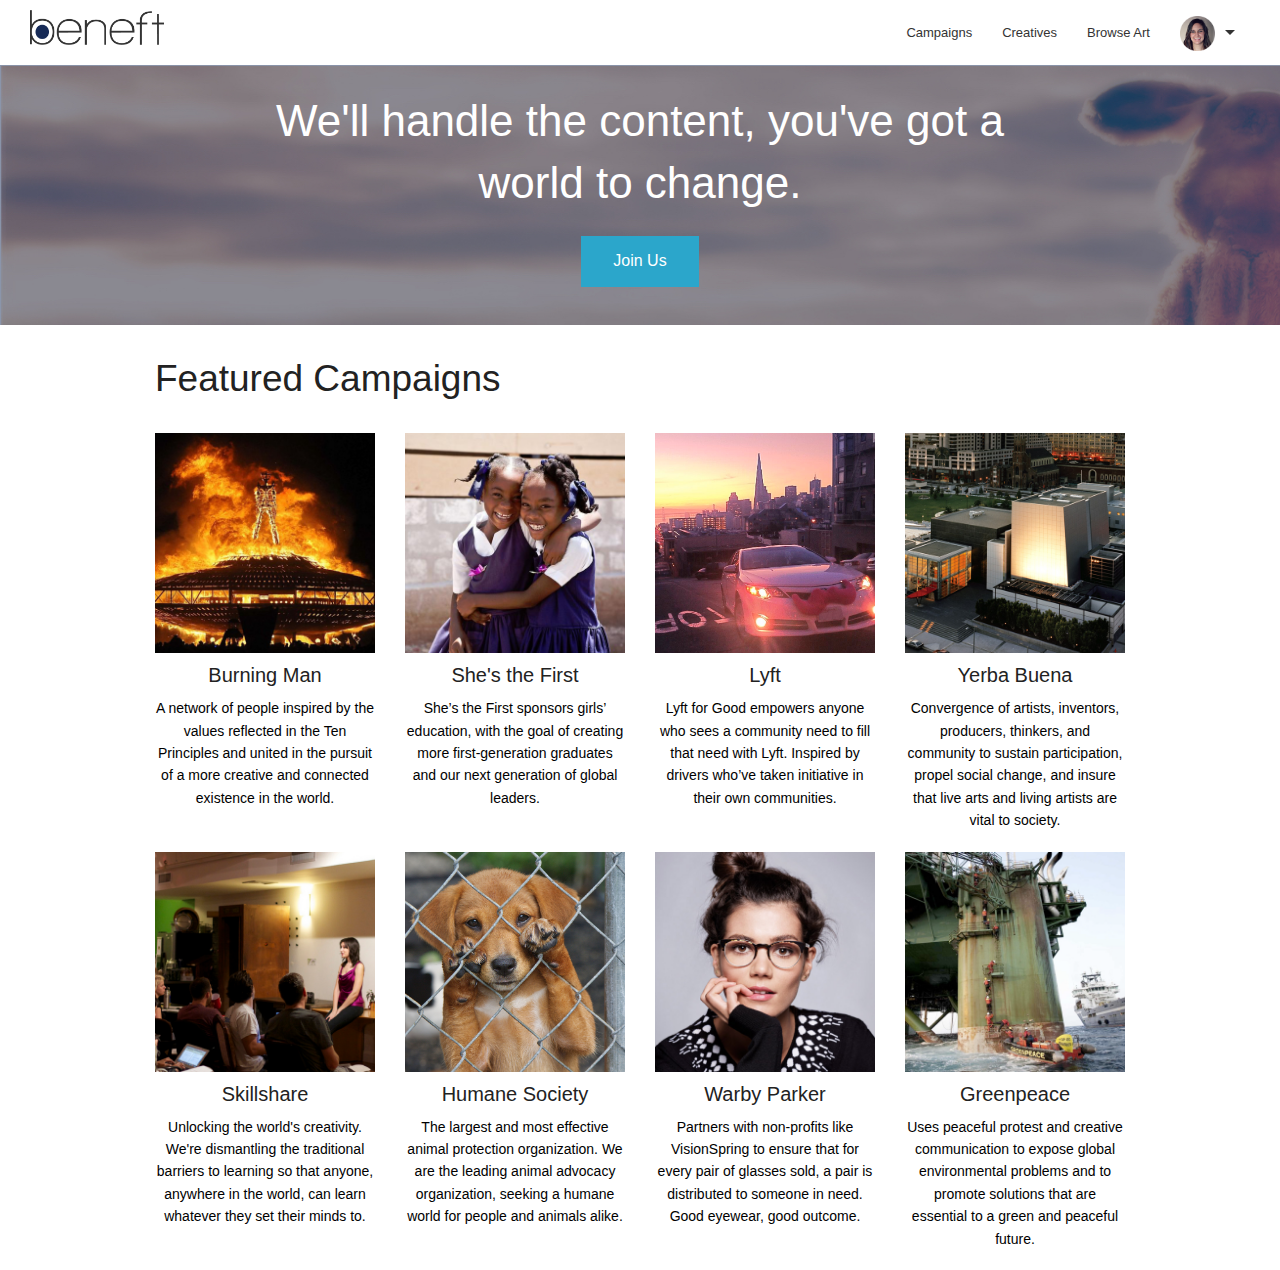
<file: index.html>
<!doctype html>
<html class="no-js" lang="en">
  <head>
    <meta charset="utf-8" />
    <meta name="viewport" content="width=device-width, initial-scale=1.0" />
    <title>Beneft | Crowdsourcing Creativity</title>
    <link rel="stylesheet" href="css/foundation.css" />
    <link rel="stylesheet" href="css/main.css">
    <script src="js/vendor/modernizr.js"></script>
  </head>
  <body>
    
    <nav class="top-bar" data-topbar role="navigation">
      <ul class="title-area">
        <li class="name">
          <a href="index.html">
            <img src="img/beneftblue.png">
          </a>
        </li>
        <li class="toggle-topbar menu-icon"><a href="#"></a></li>
      </ul>

      <section class="top-bar-section">
        <!-- Right Nav Section -->
        <ul class="right">
          <li><a href="campaigns.html">Campaigns</a></li>
          <li><a href="#">Creatives</a></li>
          <li><a href="art.html">Browse Art</a></li>
          <li class="has-dropdown">
            <a href="#"><img src="img/me.png"></a>
            <ul class="dropdown">
              <li><a href="profile.html">Profile</a></li>
              <li><a href="#">Log-out</a></li>
            </ul>
          </li>
        </ul>

      </section>
    </nav>

    <div id="world-to-change">
      <div class="row">
        <div class="small-10 small-centered columns world-inner">
          <h1>We'll handle the content, you've got a world to change.</h1>
          <button>Join Us</button>
        </div>
      </div>
    </div>

    <div class="row campaigns">
      <h2>Featured Campaigns</h2>
      <div class="medium-3 columns">
        <a href="burningman.html">
          <img src="img/burningman.jpg">
          <h3>Burning Man</h3>
          <p>A network of people inspired by the values reflected in the Ten Principles and united in the pursuit of a more creative and connected existence in the world.</p>
        </a>
      </div>
      <div class="medium-3 columns">
        <a href="">
          <img src="img/shesthefirst.jpg">
          <h3>She's the First</h3>
          <p>She’s the First sponsors girls’ education, with the goal of creating more first-generation graduates and our next generation of global leaders.</p>
        </a>
      </div>
      <div class="medium-3 columns">
        <a href="">
          <img src="img/lyft.jpg">
          <h3>Lyft</h3>
          <p>Lyft for Good empowers anyone who sees a community need to fill that need with Lyft. Inspired by drivers who’ve taken initiative in their own communities.</p>
        </a>
      </div>
      <div class="medium-3 columns">
        <a href="">
          <img src="img/yerbabuena.jpg">
          <h3>Yerba Buena</h3>
          <p>Convergence of artists, inventors, producers, thinkers, and community to sustain participation, propel social change, and insure that live arts and living artists are vital to society.</p>
        </a>
      </div>
      <div class="medium-3 columns">
        <a href="">
          <img src="img/skillshare.jpg">
          <h3>Skillshare</h3>
          <p>Unlocking the world's creativity. We're dismantling the traditional barriers to learning so that anyone, anywhere in the world, can learn whatever they set their minds to.</p>
        </a>
      </div>
      <div class="medium-3 columns">
        <a href="">
          <img src="img/humanesociety.jpg">
          <h3>Humane Society</h3>
          <p>The largest and most effective animal protection organization. We are the leading animal advocacy organization, seeking a humane world for people and animals alike. </p>
        </a>
      </div>
      <div class="medium-3 columns">
        <a href="">
          <img src="img/warbyparker.jpg">
          <h3>Warby Parker</h3>
          <p>Partners with non-profits like VisionSpring to ensure that for every pair of glasses sold, a pair is distributed to someone in need. Good eyewear, good outcome.</p>
        </a>
      </div>
      <div class="medium-3 columns">
        <a href="">
          <img src="img/greenpeace.jpg">
          <h3>Greenpeace</h3>
          <p>Uses peaceful protest and creative communication to expose global environmental problems and to promote solutions that are essential to a green and peaceful future.</p>
        </a>
      </div>
    </div>
    
    <script src="js/vendor/jquery.js"></script>
    <script src="js/foundation.min.js"></script>
    <script>
      $(document).foundation();
    </script>
  </body>
</html>
</file>
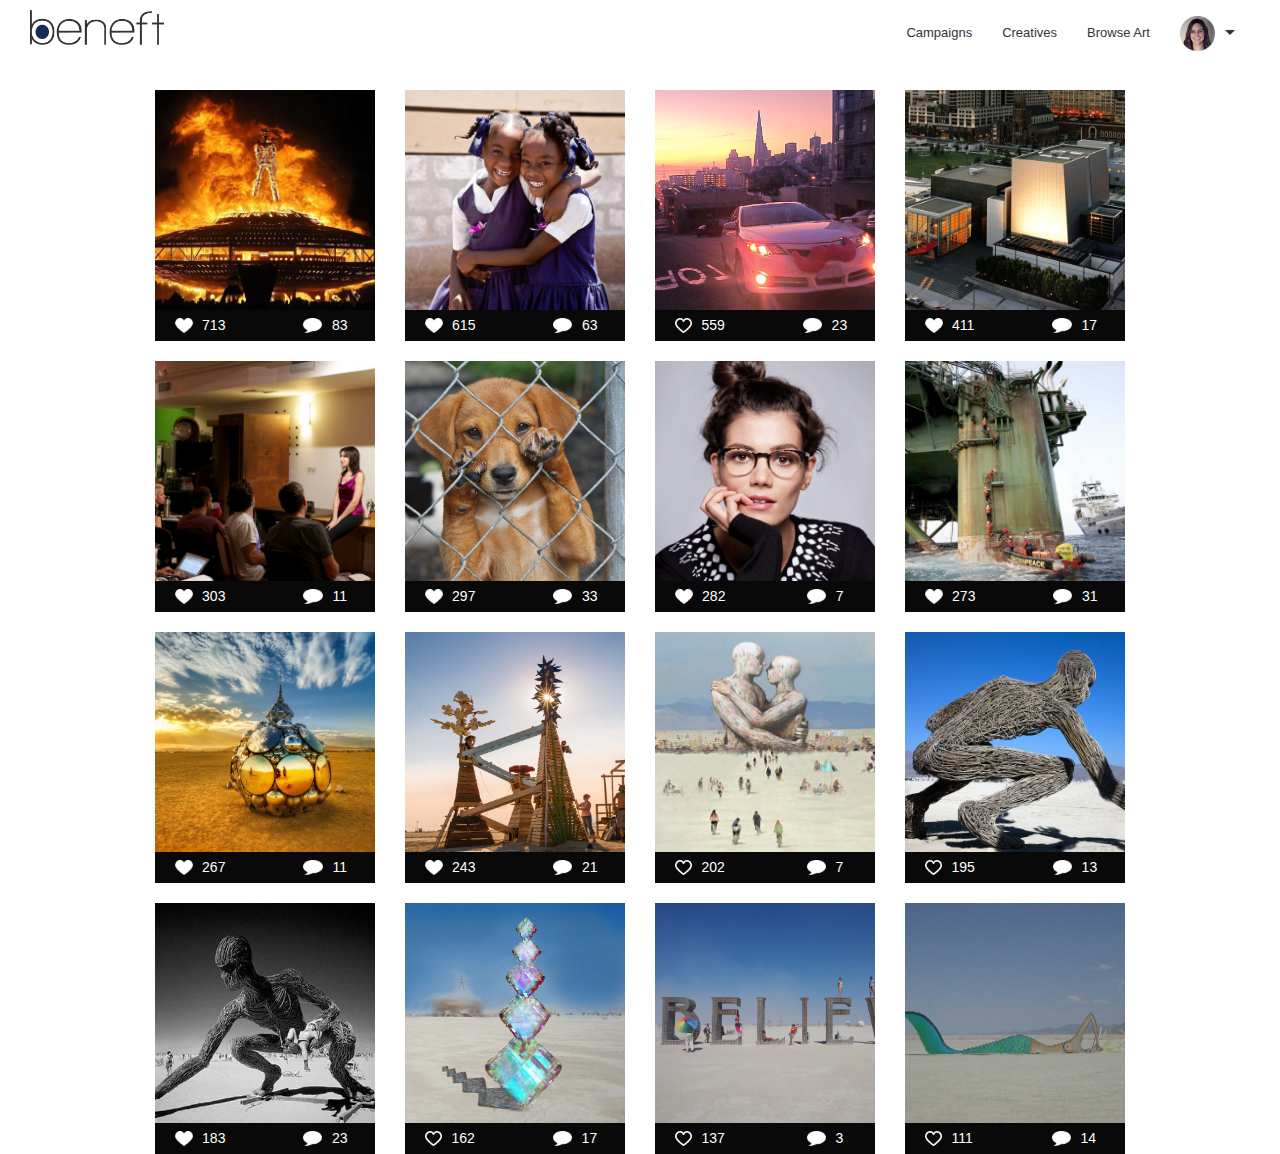
<file: art.html>
<!doctype html>
<html class="no-js" lang="en">
  <head>
    <meta charset="utf-8" />
    <meta name="viewport" content="width=device-width, initial-scale=1.0" />
    <title>Beneft | Crowdsourcing Creativity</title>
    <link rel="stylesheet" href="css/foundation.css" />
    <link rel="stylesheet" href="css/main.css">
    <script src="js/vendor/modernizr.js"></script>
  </head>
  <body>
    
    <nav class="top-bar" data-topbar role="navigation">
      <ul class="title-area">
        <li class="name">
          <a href="index.html">
            <img src="img/beneftblue.png">
          </a>
        </li>
        <li class="toggle-topbar menu-icon"><a href="#"></a></li>
      </ul>

      <section class="top-bar-section">
        <!-- Right Nav Section -->
        <ul class="right">
          <li><a href="campaigns.html">Campaigns</a></li>
          <li><a href="#">Creatives</a></li>
          <li><a href="art.html">Browse Art</a></li>
          <li class="has-dropdown">
            <a href="#"><img src="img/me.png"></a>
            <ul class="dropdown">
              <li><a href="profile.html">Profile</a></li>
              <li><a href="#">Log-out</a></li>
            </ul>
          </li>
        </ul>

      </section>
    </nav>

    <div class="row contributions">
      <div class="medium-3 columns">
        <a href="">
          <img src="img/burningman.jpg">
          <div class="feedback-bar">
            <div class="left-feedback">
              <img src="img/heartfull.png">
              <p>713</p>
            </div> 
            <div class="right-feedback">
              <img src="img/convo.png">
              <p>83</p>
            </div> 
          </div>
        </a>
      </div>
      <div class="medium-3 columns">
        <a href="">
          <img src="img/shesthefirst.jpg">
          <div class="feedback-bar">
            <div class="left-feedback">
              <img src="img/heartfull.png">
              <p>615</p>
            </div> 
            <div class="right-feedback">
              <img src="img/convo.png">
              <p>63</p>
            </div> 
          </div>
      </div>
      <div class="medium-3 columns">
        <a href="">
          <img src="img/lyft.jpg">
          <div class="feedback-bar">
            <div class="left-feedback">
              <img src="img/heart.png">
              <p>559</p>
            </div> 
            <div class="right-feedback">
              <img src="img/convo.png">
              <p>23</p>
            </div> 
          </div>
        </a>
      </div>
      <div class="medium-3 columns">
        <a href="">
          <img src="img/yerbabuena.jpg">
          <div class="feedback-bar">
            <div class="left-feedback">
              <img src="img/heartfull.png">
              <p>411</p>
            </div> 
            <div class="right-feedback">
              <img src="img/convo.png">
              <p>17</p>
            </div> 
          </div>
        </a>
      </div>
      <div class="medium-3 columns">
        <a href="">
          <img src="img/skillshare.jpg">
          <div class="feedback-bar">
            <div class="left-feedback">
              <img src="img/heartfull.png">
              <p>303</p>
            </div> 
            <div class="right-feedback">
              <img src="img/convo.png">
              <p>11</p>
            </div> 
          </div>
        </a>
      </div>
      <div class="medium-3 columns">
        <a href="">
          <img src="img/humanesociety.jpg">
          <div class="feedback-bar">
            <div class="left-feedback">
              <img src="img/heartfull.png">
              <p>297</p>
            </div> 
            <div class="right-feedback">
              <img src="img/convo.png">
              <p>33</p>
            </div> 
          </div>
        </a>
      </div>
      <div class="medium-3 columns">
        <a href="">
          <img src="img/warbyparker.jpg">
          <div class="feedback-bar">
            <div class="left-feedback">
              <img src="img/heartfull.png">
              <p>282</p>
            </div> 
            <div class="right-feedback">
              <img src="img/convo.png">
              <p>7</p>
            </div> 
          </div>
        </a>
      </div>
      <div class="medium-3 columns">
        <a href="">
          <img src="img/greenpeace.jpg">
          <div class="feedback-bar">
            <div class="left-feedback">
              <img src="img/heartfull.png">
              <p>273</p>
            </div> 
            <div class="right-feedback">
              <img src="img/convo.png">
              <p>31</p>
            </div> 
          </div>
        </a>
      </div>
      <div class="medium-3 columns">
        <a href="">
          <img src="img/bmart6.jpg">
          <div class="feedback-bar">
            <div class="left-feedback">
              <img src="img/heartfull.png">
              <p>267</p>
            </div> 
            <div class="right-feedback">
              <img src="img/convo.png">
              <p>11</p>
            </div> 
          </div>
        </a>
      </div>
      <div class="medium-3 columns">
        <a href="">
          <img src="img/bmart3.jpg">
          <div class="feedback-bar">
            <div class="left-feedback">
              <img src="img/heartfull.png">
              <p>243</p>
            </div> 
            <div class="right-feedback">
              <img src="img/convo.png">
              <p>21</p>
            </div> 
          </div>
      </div>
      <div class="medium-3 columns">
        <a href="">
          <img src="img/bmart2.jpg">
          <div class="feedback-bar">
            <div class="left-feedback">
              <img src="img/heart.png">
              <p>202</p>
            </div> 
            <div class="right-feedback">
              <img src="img/convo.png">
              <p>7</p>
            </div> 
          </div>
        </a>
      </div>
      <div class="medium-3 columns">
        <a href="">
          <img src="img/bmart1.jpg">
          <div class="feedback-bar">
            <div class="left-feedback">
              <img src="img/heart.png">
              <p>195</p>
            </div> 
            <div class="right-feedback">
              <img src="img/convo.png">
              <p>13</p>
            </div> 
          </div>
        </a>
      </div>
      <div class="medium-3 columns">
        <a href="">
          <img src="img/bmart4.jpg">
          <div class="feedback-bar">
            <div class="left-feedback">
              <img src="img/heartfull.png">
              <p>183</p>
            </div> 
            <div class="right-feedback">
              <img src="img/convo.png">
              <p>23</p>
            </div> 
          </div>
        </a>
      </div>
      <div class="medium-3 columns">
        <a href="">
          <img src="img/bmart7.jpg">
          <div class="feedback-bar">
            <div class="left-feedback">
              <img src="img/heart.png">
              <p>162</p>
            </div> 
            <div class="right-feedback">
              <img src="img/convo.png">
              <p>17</p>
            </div> 
          </div>
        </a>
      </div>
      <div class="medium-3 columns">
        <a href="">
          <img src="img/bmart8.jpg">
          <div class="feedback-bar">
            <div class="left-feedback">
              <img src="img/heart.png">
              <p>137</p>
            </div> 
            <div class="right-feedback">
              <img src="img/convo.png">
              <p>3</p>
            </div> 
          </div>
        </a>
      </div>
      <div class="medium-3 columns">
        <a href="">
          <img src="img/bmart5.jpg">
          <div class="feedback-bar">
            <div class="left-feedback">
              <img src="img/heart.png">
              <p>111</p>
            </div> 
            <div class="right-feedback">
              <img src="img/convo.png">
              <p>14</p>
            </div> 
          </div>
        </a>
      </div>
    </div>


    
    <script src="js/vendor/jquery.js"></script>
    <script src="js/foundation.min.js"></script>
    <script>
      $(document).foundation();
    </script>
  </body>
</html>
</file>
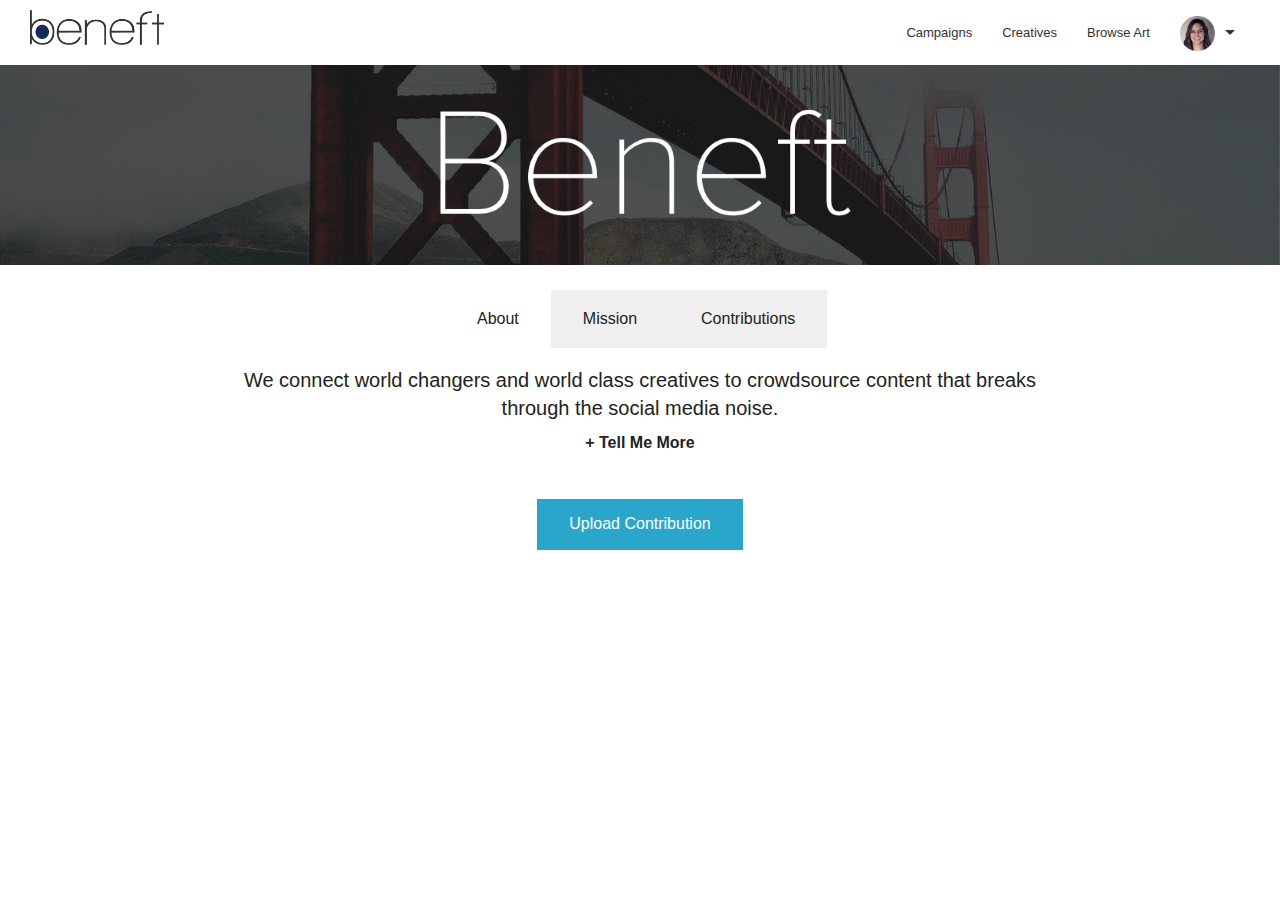
<file: burningman.html>
<!doctype html>
<html class="no-js" lang="en">
  <head>
    <meta charset="utf-8" />
    <meta name="viewport" content="width=device-width, initial-scale=1.0" />
    <title>Beneft | Crowdsourcing Creativity</title>
    <link rel="stylesheet" href="css/foundation.css" />
    <link rel="stylesheet" href="css/main.css">
    <script src="js/vendor/modernizr.js"></script>
  </head>
  <body>

    <nav class="top-bar" data-topbar role="navigation">
      <ul class="title-area">
        <li class="name">
          <a href="index.html">
            <img src="img/beneftblue.png">
          </a>
        </li>
        <li class="toggle-topbar menu-icon"><a href="#"></a></li>
      </ul>

      <section class="top-bar-section">
        <!-- Right Nav Section -->
        <ul class="right">
          <li><a href="campaigns.html">Campaigns</a></li>
          <li><a href="#">Creatives</a></li>
          <li><a href="art.html">Browse Art</a></li>
          <li class="has-dropdown">
            <a href="#"><img src="img/me.png"></a>
            <ul class="dropdown">
              <li><a href="profile.html">Profile</a></li>
              <li><a href="#">Log-out</a></li>
            </ul>
          </li>
        </ul>

      </section>
    </nav>

    <div id="brand-bg">
    </div>

    <div class="row campaign-content">
      <div class="medium-5 small-centered columns">
        <ul class="tabs" data-tab>
        <li class="tab-title active"><a href="#panel1">About</a></li>
        <li class="tab-title"><a href="#panel3">Mission</a></li>
        <li class="tab-title"><a href="#panel2">Contributions</a></li>
        </ul>
      </div>
      <div class="small-12 columns">
      <div class="tabs-content">
        <div class="content active" id="panel1">
          <h3>We connect world changers and world class creatives to crowdsource content that breaks<br>through the social media noise.</h3>
          <p><b>+ Tell Me More</b></p>
          <br>
        <button>Upload Contribution</button>
        </div>
        <div class="content" id="panel2">
          <div class="row contributions">
      <div class="medium-3 columns">
        <a href="">
          <img src="img/bmart6.jpg">
          <div class="feedback-bar">
            <div class="left-feedback">
              <img src="img/heartfull.png">
              <p>267</p>
            </div>
            <div class="right-feedback">
              <img src="img/convo.png">
              <p>11</p>
            </div>
          </div>
        </a>
      </div>
      <div class="medium-3 columns">
        <a href="">
          <img src="img/bmart3.jpg">
          <div class="feedback-bar">
            <div class="left-feedback">
              <img src="img/heartfull.png">
              <p>243</p>
            </div>
            <div class="right-feedback">
              <img src="img/convo.png">
              <p>21</p>
            </div>
          </div>
      </div>
      <div class="medium-3 columns">
        <a href="">
          <img src="img/bmart2.jpg">
          <div class="feedback-bar">
            <div class="left-feedback">
              <img src="img/heart.png">
              <p>202</p>
            </div>
            <div class="right-feedback">
              <img src="img/convo.png">
              <p>7</p>
            </div>
          </div>
        </a>
      </div>
      <div class="medium-3 columns">
        <a href="">
          <img src="img/bmart1.jpg">
          <div class="feedback-bar">
            <div class="left-feedback">
              <img src="img/heart.png">
              <p>195</p>
            </div>
            <div class="right-feedback">
              <img src="img/convo.png">
              <p>13</p>
            </div>
          </div>
        </a>
      </div>
      <div class="medium-3 columns">
        <a href="">
          <img src="img/bmart4.jpg">
          <div class="feedback-bar">
            <div class="left-feedback">
              <img src="img/heartfull.png">
              <p>183</p>
            </div>
            <div class="right-feedback">
              <img src="img/convo.png">
              <p>23</p>
            </div>
          </div>
        </a>
      </div>
      <div class="medium-3 columns">
        <a href="">
          <img src="img/bmart7.jpg">
          <div class="feedback-bar">
            <div class="left-feedback">
              <img src="img/heart.png">
              <p>162</p>
            </div>
            <div class="right-feedback">
              <img src="img/convo.png">
              <p>17</p>
            </div>
          </div>
        </a>
      </div>
      <div class="medium-3 columns">
        <a href="">
          <img src="img/bmart8.jpg">
          <div class="feedback-bar">
            <div class="left-feedback">
              <img src="img/heart.png">
              <p>137</p>
            </div>
            <div class="right-feedback">
              <img src="img/convo.png">
              <p>3</p>
            </div>
          </div>
        </a>
      </div>
      <div class="medium-3 columns">
        <a href="">
          <img src="img/bmart5.jpg">
          <div class="feedback-bar">
            <div class="left-feedback">
              <img src="img/heart.png">
              <p>111</p>
            </div>
            <div class="right-feedback">
              <img src="img/convo.png">
              <p>14</p>
            </div>
          </div>
        </a>
      </div>
    </div>
        </div>
        <div class="content" id="panel3">
          <h3>Do awesome stuff.</h3>
        </div>
      </div>
    </div>
    </div>


    <script src="js/vendor/jquery.js"></script>
    <script src="js/foundation.min.js"></script>
    <script>
      $(document).foundation();
    </script>
  </body>
</html>
</file>
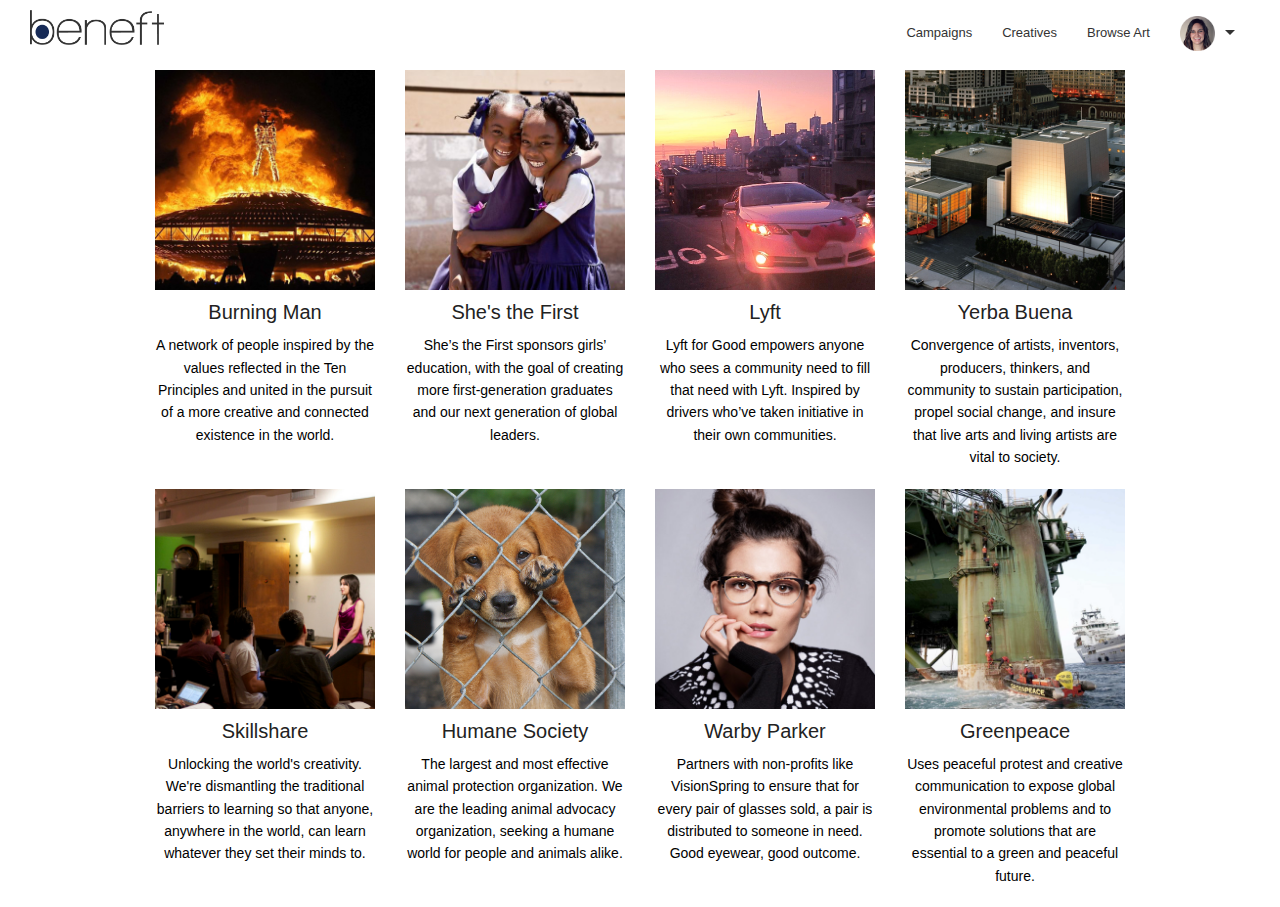
<file: campaigns.html>
<!doctype html>
<html class="no-js" lang="en">
  <head>
    <meta charset="utf-8" />
    <meta name="viewport" content="width=device-width, initial-scale=1.0" />
    <title>Beneft | Crowdsourcing Creativity</title>
    <link rel="stylesheet" href="css/foundation.css" />
    <link rel="stylesheet" href="css/main.css">
    <script src="js/vendor/modernizr.js"></script>
  </head>
  <body>
    
    <nav class="top-bar" data-topbar role="navigation">
      <ul class="title-area">
        <li class="name">
          <a href="index.html">
            <img src="img/beneftblue.png">
          </a>
        </li>
        <li class="toggle-topbar menu-icon"><a href="#"></a></li>
      </ul>

      <section class="top-bar-section">
        <!-- Right Nav Section -->
        <ul class="right">
          <li><a href="campaigns.html">Campaigns</a></li>
          <li><a href="#">Creatives</a></li>
          <li><a href="art.html">Browse Art</a></li>
          <li class="has-dropdown">
            <a href="#"><img src="img/me.png"></a>
            <ul class="dropdown">
              <li><a href="profile.html">Profile</a></li>
              <li><a href="#">Log-out</a></li>
            </ul>
          </li>
        </ul>

      </section>
    </nav>

    <div class="row campaigns">
      <div class="medium-3 columns">
        <a href="burningman.html">
          <img src="img/burningman.jpg">
          <h3>Burning Man</h3>
          <p>A network of people inspired by the values reflected in the Ten Principles and united in the pursuit of a more creative and connected existence in the world.</p>
        </a>
      </div>
      <div class="medium-3 columns">
        <a href="">
          <img src="img/shesthefirst.jpg">
          <h3>She's the First</h3>
          <p>She’s the First sponsors girls’ education, with the goal of creating more first-generation graduates and our next generation of global leaders.</p>
        </a>
      </div>
      <div class="medium-3 columns">
        <a href="">
          <img src="img/lyft.jpg">
          <h3>Lyft</h3>
          <p>Lyft for Good empowers anyone who sees a community need to fill that need with Lyft. Inspired by drivers who’ve taken initiative in their own communities.</p>
        </a>
      </div>
      <div class="medium-3 columns">
        <a href="">
          <img src="img/yerbabuena.jpg">
          <h3>Yerba Buena</h3>
          <p>Convergence of artists, inventors, producers, thinkers, and community to sustain participation, propel social change, and insure that live arts and living artists are vital to society.</p>
        </a>
      </div>
      <div class="medium-3 columns">
        <a href="">
          <img src="img/skillshare.jpg">
          <h3>Skillshare</h3>
          <p>Unlocking the world's creativity. We're dismantling the traditional barriers to learning so that anyone, anywhere in the world, can learn whatever they set their minds to.</p>
        </a>
      </div>
      <div class="medium-3 columns">
        <a href="">
          <img src="img/humanesociety.jpg">
          <h3>Humane Society</h3>
          <p>The largest and most effective animal protection organization. We are the leading animal advocacy organization, seeking a humane world for people and animals alike. </p>
        </a>
      </div>
      <div class="medium-3 columns">
        <a href="">
          <img src="img/warbyparker.jpg">
          <h3>Warby Parker</h3>
          <p>Partners with non-profits like VisionSpring to ensure that for every pair of glasses sold, a pair is distributed to someone in need. Good eyewear, good outcome.</p>
        </a>
      </div>
      <div class="medium-3 columns">
        <a href="">
          <img src="img/greenpeace.jpg">
          <h3>Greenpeace</h3>
          <p>Uses peaceful protest and creative communication to expose global environmental problems and to promote solutions that are essential to a green and peaceful future.</p>
        </a>
      </div>
    </div>
    
    <script src="js/vendor/jquery.js"></script>
    <script src="js/foundation.min.js"></script>
    <script>
      $(document).foundation();
    </script>
  </body>
</html>
</file>
<file: css/main.css>
h1 {
	font-weight: 100;
}

h3 {
	font-size: 1.25em;
	font-weight: 200;
}

h4 {
	font-size: 1.1em;
}

.top-bar, .top-bar-section ul li > a, .top-bar-section ul li > a:hover {
	background-color: #fff !important;
	color: #333 !important;
}

.top-bar {
	padding: 10px 30px;
}

.top-bar-section ul li > a:hover {
	font-weight: 500;
}

.top-bar img {
	height: 35px;sx
}

.top-bar-section .has-dropdown > a:after {
	border-color: #333 transparent transparent transparent;
}

#world-to-change {
	background-image: url("../img/world.jpg");
	height: 260px;
	background-size: cover;
	margin-top: 20px;
}

.world-inner {
	margin-top: 25px;
	text-align: center;
}

.world-inner h1 {
	color: #fff;
	font-weight: 100;
}

.world-inner button {
	margin-top: 15px;
}

.campaigns {
	text-align: center;
	padding-top: 25px;
}

.campaigns img {
	width: 220px;
	height: 220px;
}

.campaigns h2 {
	text-align: left;
	font-weight: 100;
	padding-bottom: 20px;
	padding-left: 15px;
}

.campaigns h3 {
	padding-top: 5px;
}

.campaigns a > p {
	color: #000;
	font-size: .875em;
	font-weight: 200;
}

#profile-bg {
	background-image: url("../img/header.jpg");
	height: 200px;
	background-size: cover;
	margin-top: 20px;
}

.profile-pic {
	text-align: right;
}


.profile-pic img {
	margin-top: -75px;
	height: 150px;
	border: 2px solid;
	border-radius: 50%;
	display: inline-block;
}

.profile h3 {
	display: inline-block;
	padding-top: 5px;
}

.profile-info img {
	display: inline-block;
	margin-right: 15px;
	height: 20px;
}

.about {
	padding-top: 40px;
}

.about h4 {
	font-weight: 200;
}

.contributions {
	text-align: center;
	padding-top: 25px;
}

.contributions img {
	width: 220px;
	height: 220px;
	margin: 20px 0;
}

.contributions h2 {
	text-align: left;
	font-weight: 100;
	padding-bottom: 20px;
	padding-left: 15px;
}

.contributions a > p {
	color: #000;
	font-size: .875em;
	font-weight: 200;
}

#brand-bg {
	background-image: url("../img/beneftcampaign.png");
	height: 200px;
	background-size: cover;
	margin-top: 20px;
	background-position: center;
}

.brand-about {
	padding-top: 20px;
	text-align: center;
}

.campaign-content {
	text-align: center;
}

.feedback-bar {
	background-color: #090909;
	margin-top: -20px;
}

.feedback-bar img {
	height: 15px;
	width: auto;
	margin: 8px 5px;
}

.feedback-bar p {
	color: #fff;
	display: inline-block;
	margin-bottom: 0;
	font-weight: 100;
	font-size: .875em;
}

.left-feedback {
	float: left;
	padding-left: 15px;
	padding-right: 45px;
}

.campaign-content {
	padding-top: 25px;
}

.navbar-brand img {
	height: 25px;
}

.navbar-default {
	border: none;
	background-color: #fff;
	border-bottom: 1px solid #ccc;
}

.navbar {
	margin-bottom: 10px;
}

.navbar-brand {
	padding-bottom: 0;
}

.request li {
	text-align: left;
}

.request-bg {
	background: #EFEFEF;
	margin-top: 10px;
}

.request {
	width: 20%;
	margin: auto;
	padding: 10px 0;
}

.campaign-content .medium-5 {
	width: 42%;
	margin: auto;
}
</file>
